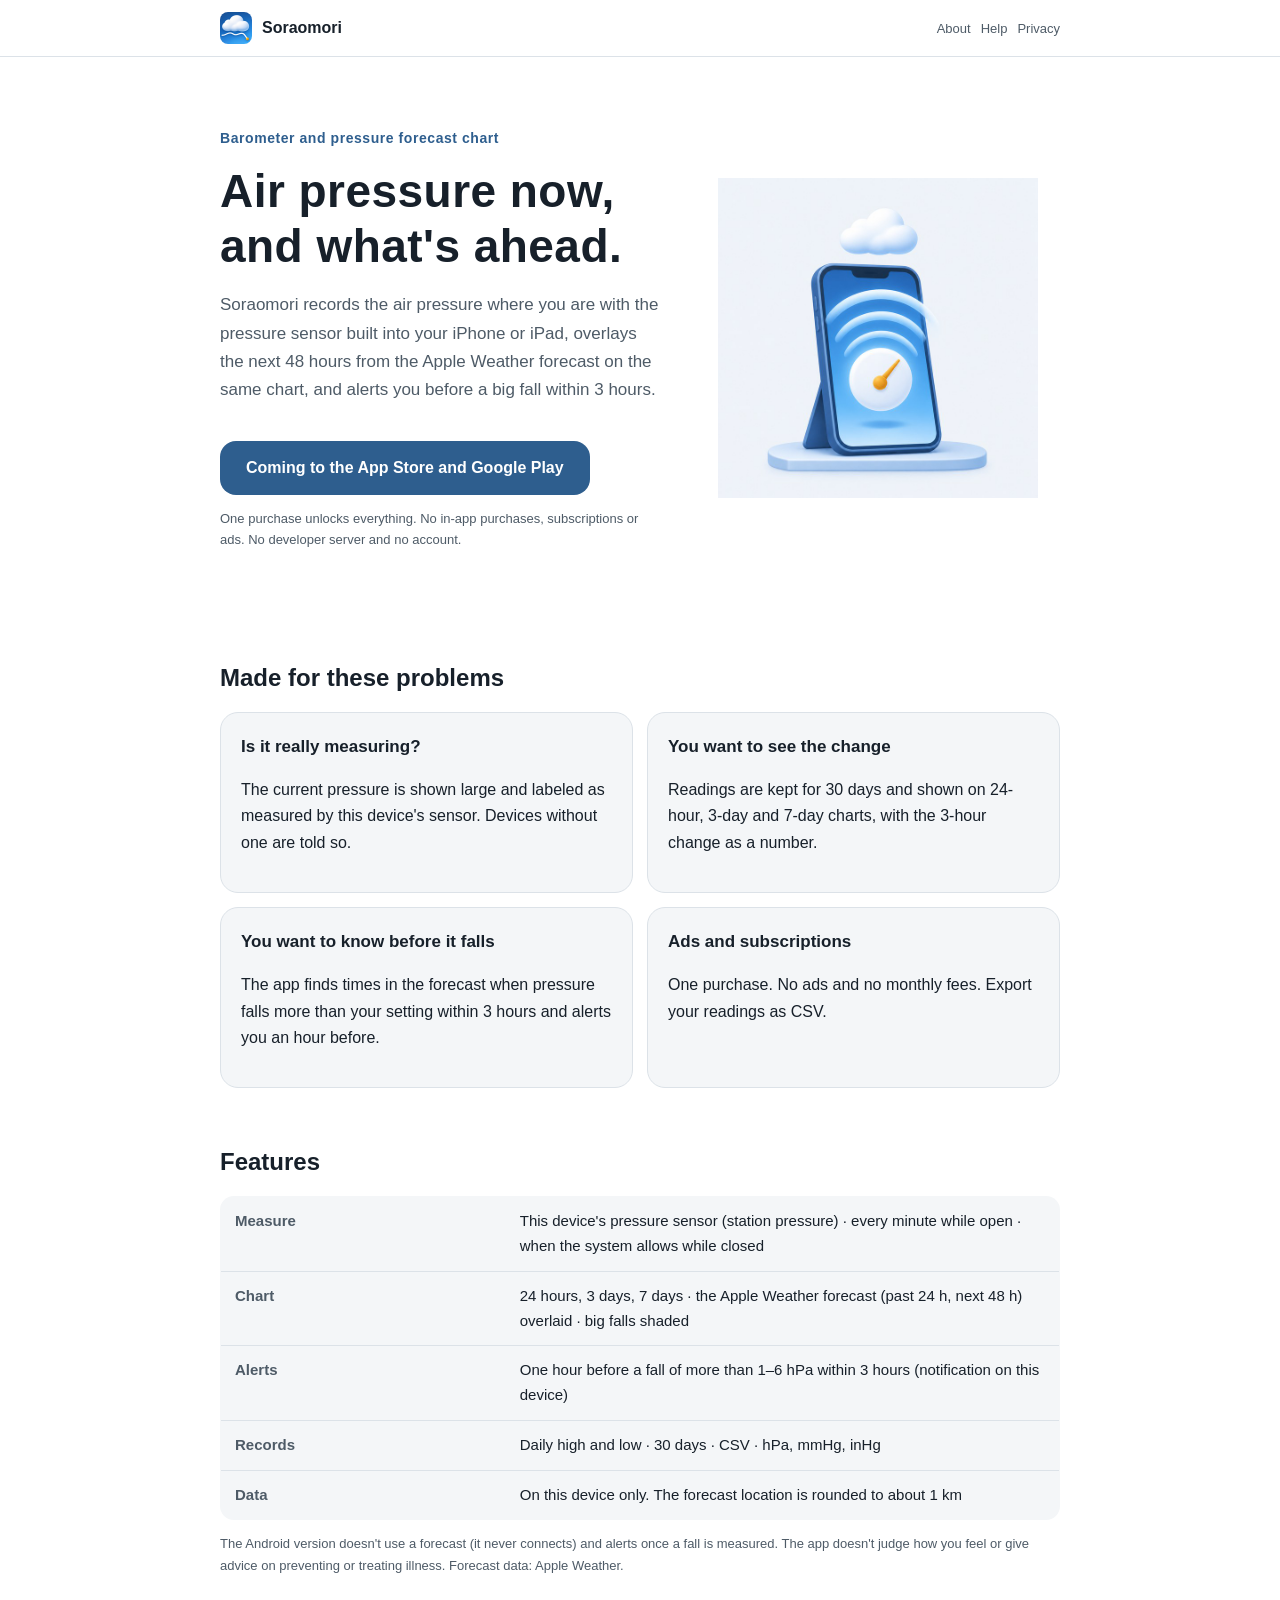
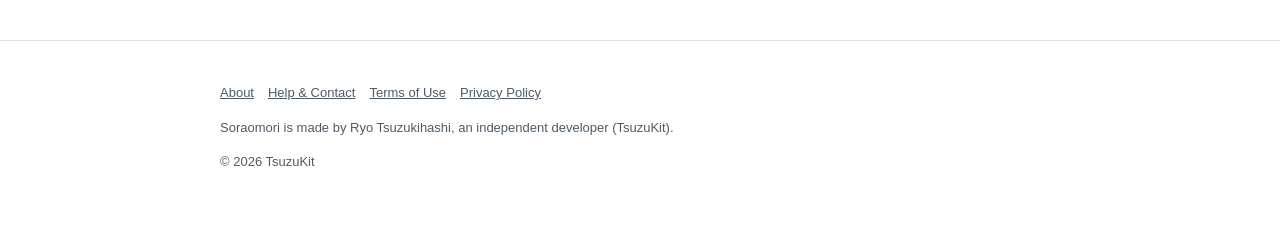
<file: index.html>
<!DOCTYPE html>
<html lang="ja" data-title-ja="そらおもり｜気圧計と気圧の予報グラフ" data-title-en="Soraomori | Barometer and pressure forecast chart">
<head>
<meta charset="UTF-8">
<meta name="viewport" content="width=device-width, initial-scale=1">
<script>(function(){var l=navigator.languages&&navigator.languages.length?navigator.languages:[navigator.language||"ja"],p="en";for(var i=0;i<l.length;i++){var c=String(l[i]).toLowerCase();if(c.indexOf("ja")===0){p="ja";break}if(c.indexOf("en")===0){p="en";break}}var d=document.documentElement;d.lang=p;var t=d.getAttribute("data-title-"+p);if(t){document.title=t}})();</script>
<title>そらおもり｜気圧計と気圧の予報グラフ</title>
<meta name="description" content="iPhone の気圧センサーで測った記録に、Apple の天気の48時間の予報を重ねて見られる気圧計アプリ。3時間で大きく下がる前に知らせる。買い切り・広告なし・サーバー不要。 / Record air pressure with your iPhone&#x27;s sensor, see the next 48 hours from Apple Weather on the same chart, and get alerted before a big fall. One purchase, no ads, no server.">
<meta property="og:title" content="そらおもり｜気圧計と気圧の予報グラフ">
<meta property="og:description" content="iPhone の気圧センサーで測った記録に、Apple の天気の48時間の予報を重ねて見られる気圧計アプリ。3時間で大きく下がる前に知らせる。買い切り・広告なし・サーバー不要。">
<meta property="og:type" content="website">
<meta property="og:url" content="https://soraomori.tsuzukit.com/">
<meta property="og:image" content="https://soraomori.tsuzukit.com/assets/og.jpg">
<link rel="icon" href="assets/icon.png">
<link rel="apple-touch-icon" href="assets/icon.png">
<link rel="stylesheet" href="style.css">
</head>
<body>
<div data-l="ja" lang="ja">
<header class="site"><div class="wrap">
<a class="brand" href="./"><img src="assets/icon.png" alt="" width="32" height="32">そらおもり</a>
<nav class="site"><a href="./">紹介</a><a href="support.html">使い方</a><a href="privacy.html">プライバシー</a></nav>
</div></header>
<main class="wrap">
<section class="hero">
<div>
<p class="eyebrow">気圧計と気圧の予報グラフ</p>
<h1>いまの気圧と、<br>これからの動き。</h1>
<p class="lead">iPhone・iPad に入っている気圧のセンサーで、いる場所の気圧を測って記録します。Apple の天気の予報から48時間の気圧の動きも同じグラフに重ねて、3時間で大きく下がる時間の前に知らせます。</p>
<a class="cta" href="#store" id="store">App Store・Google Play で配信予定</a>
<p class="note">買い切りで全部の機能が使え、アプリ内課金・サブスクリプション・広告はありません。開発者のサーバーもアカウントもありません。</p>
</div>
<img src="assets/hero.jpg" alt="スマートフォンから気圧計の針の印が浮かび上がるイラスト" width="360">
</section>

<h2>こんな困りごとのために</h2>
<div class="grid two">
<div class="card"><h3>端末で測っているのか分からない</h3><p>いまの気圧は、この端末のセンサーで測った値だと書いて大きく出します。センサーの無い端末では、そう書きます。</p></div>
<div class="card"><h3>変わり方が見たい</h3><p>測った記録を30日残し、24時間・3日・7日のグラフで見られます。3時間の変化も数字で出します。</p></div>
<div class="card"><h3>下がる前に知りたい</h3><p>予報から「3時間で決めた幅より大きく下がる」時間を見つけ、その1時間前に知らせます。</p></div>
<div class="card"><h3>広告と課金</h3><p>買い切り。広告も、月ごとの課金もありません。記録は CSV で書き出せます。</p></div>
</div>

<h2>できること</h2>
<table>
<tr><th>測る</th><td>この端末の気圧センサー（現地の気圧）・開いているあいだは1分ごと・閉じているあいだも端末が許すときに</td></tr>
<tr><th>グラフ</th><td>24時間・3日・7日・Apple の天気の予報（過去24時間と先48時間）を重ねる・大きく下がる時間に色の帯</td></tr>
<tr><th>知らせ</th><td>3時間で 1〜6 hPa より大きく下がる時間の1時間前（この端末の通知）</td></tr>
<tr><th>記録</th><td>日ごとの高い・低い・30日・CSV・hPa／mmHg／inHg</td></tr>
<tr><th>データ</th><td>端末の中だけ。予報を取る場所は約1kmに丸めて置く</td></tr>
</table>
<p class="note">Android 版は予報を使わず（通信しません）、測った値で下がったと分かったときに知らせます。体調の判断や、病気の予防・治療の助言はしません。予報のデータ: Apple 天気。</p>
</main>
<footer class="site"><div class="wrap">
<p><a href="./">紹介</a><a href="support.html">使い方とお問い合わせ</a><a href="terms.html">利用規約</a><a href="privacy.html">プライバシーポリシー</a></p>
<p>そらおもりは、個人開発者の續橋涼（TsuzuKit）が作っているアプリです。</p>
<p>© 2026 TsuzuKit</p>
</div></footer>
</div>
<div data-l="en" lang="en">
<header class="site"><div class="wrap">
<a class="brand" href="./"><img src="assets/icon.png" alt="" width="32" height="32">Soraomori</a>
<nav class="site"><a href="./">About</a><a href="support.html">Help</a><a href="privacy.html">Privacy</a></nav>
</div></header>
<main class="wrap">
<section class="hero">
<div>
<p class="eyebrow">Barometer and pressure forecast chart</p>
<h1>Air pressure now,<br>and what's ahead.</h1>
<p class="lead">Soraomori records the air pressure where you are with the pressure sensor built into your iPhone or iPad, overlays the next 48 hours from the Apple Weather forecast on the same chart, and alerts you before a big fall within 3 hours.</p>
<a class="cta" href="#store" id="store">Coming to the App Store and Google Play</a>
<p class="note">One purchase unlocks everything. No in-app purchases, subscriptions or ads. No developer server and no account.</p>
</div>
<img src="assets/hero.jpg" alt="Illustration of a barometer needle rising out of a phone" width="360">
</section>

<h2>Made for these problems</h2>
<div class="grid two">
<div class="card"><h3>Is it really measuring?</h3><p>The current pressure is shown large and labeled as measured by this device's sensor. Devices without one are told so.</p></div>
<div class="card"><h3>You want to see the change</h3><p>Readings are kept for 30 days and shown on 24-hour, 3-day and 7-day charts, with the 3-hour change as a number.</p></div>
<div class="card"><h3>You want to know before it falls</h3><p>The app finds times in the forecast when pressure falls more than your setting within 3 hours and alerts you an hour before.</p></div>
<div class="card"><h3>Ads and subscriptions</h3><p>One purchase. No ads and no monthly fees. Export your readings as CSV.</p></div>
</div>

<h2>Features</h2>
<table>
<tr><th>Measure</th><td>This device's pressure sensor (station pressure) · every minute while open · when the system allows while closed</td></tr>
<tr><th>Chart</th><td>24 hours, 3 days, 7 days · the Apple Weather forecast (past 24 h, next 48 h) overlaid · big falls shaded</td></tr>
<tr><th>Alerts</th><td>One hour before a fall of more than 1–6 hPa within 3 hours (notification on this device)</td></tr>
<tr><th>Records</th><td>Daily high and low · 30 days · CSV · hPa, mmHg, inHg</td></tr>
<tr><th>Data</th><td>On this device only. The forecast location is rounded to about 1 km</td></tr>
</table>
<p class="note">The Android version doesn't use a forecast (it never connects) and alerts once a fall is measured. The app doesn't judge how you feel or give advice on preventing or treating illness. Forecast data: Apple Weather.</p>
</main>
<footer class="site"><div class="wrap">
<p><a href="./">About</a><a href="support.html">Help & Contact</a><a href="terms.html">Terms of Use</a><a href="privacy.html">Privacy Policy</a></p>
<p>Soraomori is made by Ryo Tsuzukihashi, an independent developer (TsuzuKit).</p>
<p>© 2026 TsuzuKit</p>
</div></footer>
</div>
</body>
</html>
</file>
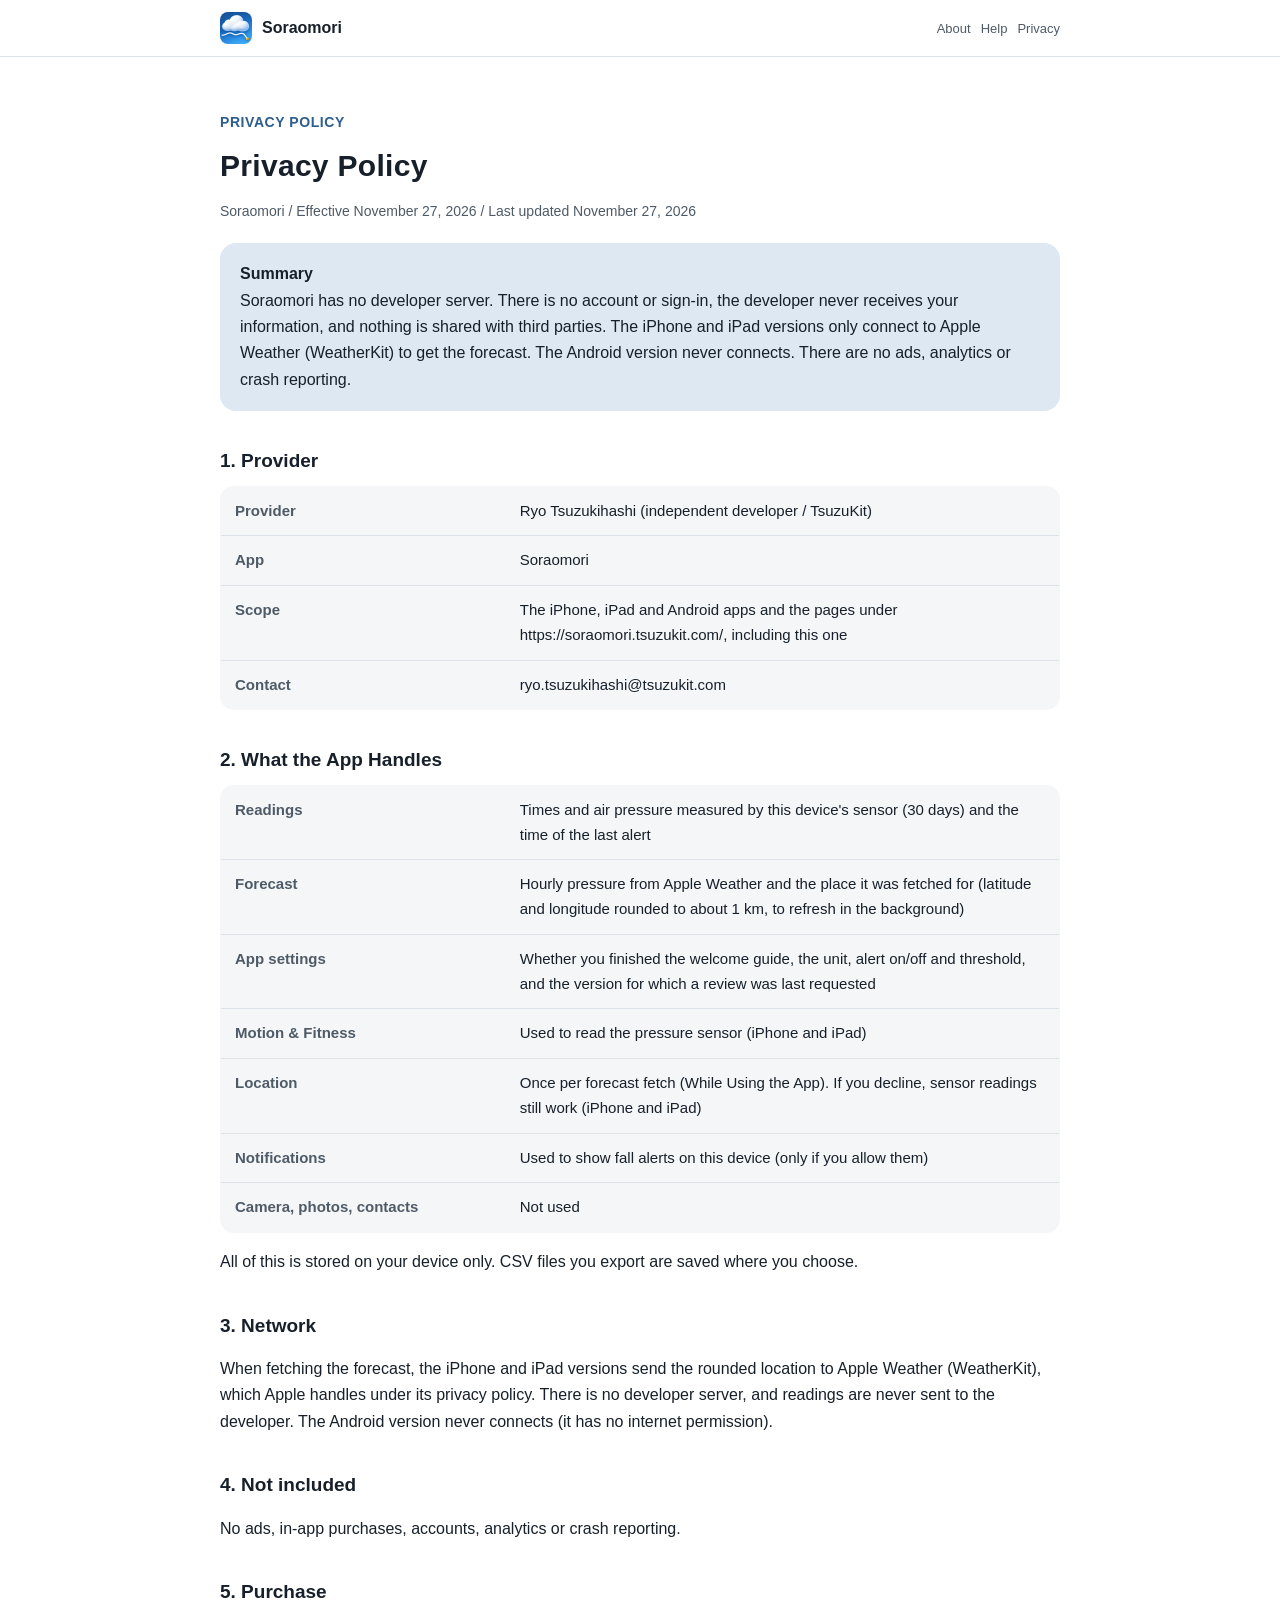
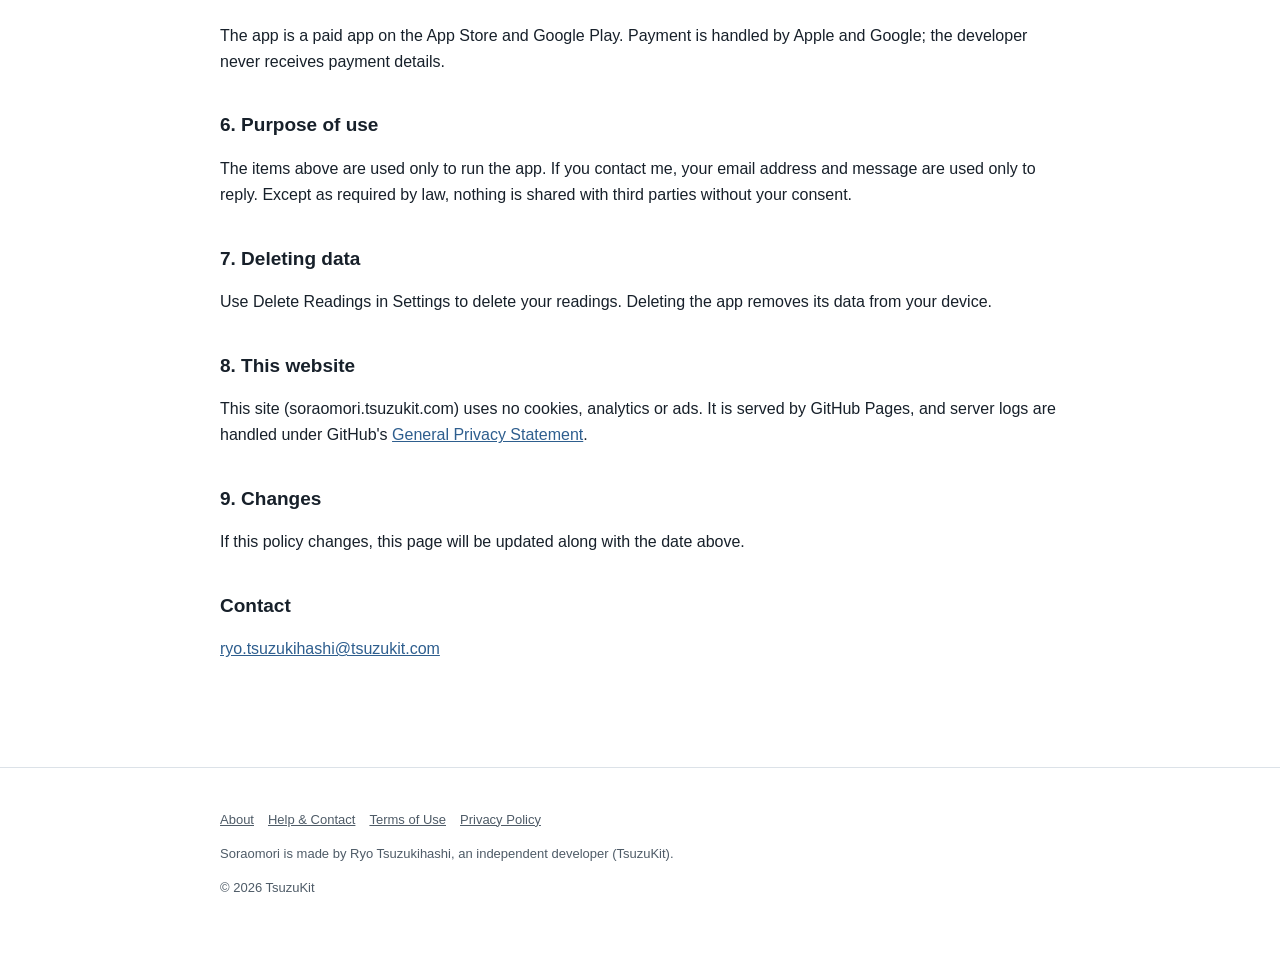
<file: privacy.html>
<!DOCTYPE html>
<html lang="ja" data-title-ja="プライバシーポリシー - そらおもり" data-title-en="Privacy Policy - Soraomori">
<head>
<meta charset="UTF-8">
<meta name="viewport" content="width=device-width, initial-scale=1">
<script>(function(){var l=navigator.languages&&navigator.languages.length?navigator.languages:[navigator.language||"ja"],p="en";for(var i=0;i<l.length;i++){var c=String(l[i]).toLowerCase();if(c.indexOf("ja")===0){p="ja";break}if(c.indexOf("en")===0){p="en";break}}var d=document.documentElement;d.lang=p;var t=d.getAttribute("data-title-"+p);if(t){document.title=t}})();</script>
<title>プライバシーポリシー - そらおもり</title>
<meta name="description" content="そらおもりのプライバシーポリシー。開発者は個人情報を集めません。 / Privacy Policy for Soraomori. The developer collects no personal information.">
<meta property="og:title" content="プライバシーポリシー - そらおもり">
<meta property="og:description" content="そらおもりのプライバシーポリシー。開発者は個人情報を集めません。">
<meta property="og:type" content="website">
<meta property="og:url" content="https://soraomori.tsuzukit.com/privacy.html">
<meta property="og:image" content="https://soraomori.tsuzukit.com/assets/og.jpg">
<link rel="icon" href="assets/icon.png">
<link rel="apple-touch-icon" href="assets/icon.png">
<link rel="stylesheet" href="style.css">
</head>
<body>
<div data-l="ja" lang="ja">
<header class="site"><div class="wrap">
<a class="brand" href="./"><img src="assets/icon.png" alt="" width="32" height="32">そらおもり</a>
<nav class="site"><a href="./">紹介</a><a href="support.html">使い方</a><a href="privacy.html">プライバシー</a></nav>
</div></header>
<main class="wrap">
<article class="doc">
<p class="eyebrow">PRIVACY POLICY</p>
<h1>プライバシーポリシー</h1>
<p class="meta">そらおもり／制定日 2026年11月27日／改定日 2026年11月27日</p>
<div class="summary"><strong>このポリシーの要旨</strong><br>そらおもりは、開発者のサーバーを持たないアプリです。アカウント登録やログインはなく、開発者があなたの情報を受け取ることはありません。第三者に渡すこともありません。iPhone・iPad 版がつなぐのは、予報を取るための Apple の天気（WeatherKit）へだけです。Android 版は通信しません。広告、分析ツール、クラッシュを報告する仕組みは入れていません。</div>
<h2>1. 提供者</h2>
<table>
<tr><th>提供者</th><td>續橋涼（個人開発者 / TsuzuKit）</td></tr>
<tr><th>アプリ名</th><td>そらおもり（英語名 Soraomori）</td></tr>
<tr><th>対象</th><td>iPhone・iPad・Android 向けアプリと、このページを含む https://soraomori.tsuzukit.com/ 配下のページ</td></tr>
<tr><th>連絡先</th><td>ryo.tsuzukihashi@tsuzukit.com</td></tr>
</table>
<h2>2. アプリが扱うもの</h2>
<table>
<tr><th>測った記録</th><td>この端末の気圧センサーで測った時刻と気圧（30日）・最後に知らせた時刻</td></tr>
<tr><th>予報</th><td>Apple の天気から取った1時間ごとの気圧と、取った場所（緯度・経度を約1kmに丸めたもの。裏で取り直すため）</td></tr>
<tr><th>アプリの設定</th><td>案内を終えたかどうか・単位・知らせのオンとオフと幅・レビューのお願いを出した版</td></tr>
<tr><th>モーションとフィットネス</th><td>気圧のセンサーを読むために使います（iPhone・iPad）</td></tr>
<tr><th>位置</th><td>予報を取るときに1回だけ（使用中のみ）。断っても、センサーの記録は使えます（iPhone・iPad）</td></tr>
<tr><th>通知</th><td>気圧が下がるときの知らせを、この端末に出すために使います（許したときだけ）</td></tr>
<tr><th>カメラ・写真・連絡先</th><td>使いません</td></tr>
</table>
<p>これらは端末の中だけに保存します。CSV で書き出したときのファイルは、あなたが選んだ場所に保存されます。</p>
<h2>3. 通信</h2>
<p>iPhone・iPad 版は、予報を取るときに、丸めた場所を Apple の天気（WeatherKit）へ送ります。Apple の扱いは Apple のプライバシーポリシーに沿います。開発者のサーバーはなく、測った記録が開発者に届くことはありません。Android 版は通信しません（インターネットの権限を持ちません）。</p>
<h2>4. 入れていないもの</h2>
<p>広告・アプリ内課金・アカウント登録・分析ツール・クラッシュの報告は入れていません。</p>
<h2>5. 購入</h2>
<p>本アプリは App Store と Google Play の有料アプリです。お支払いは Apple・Google が処理し、支払いの情報は開発者には届きません。</p>
<h2>6. 情報を使う目的</h2>
<p>上のものは、アプリを動かすためだけに使います。お問い合わせをいただいたときは、メールアドレスと内容をお返事のためだけに使います。法令にもとづく場合を除き、本人の同意なく第三者に渡すことはありません。</p>
<h2>7. 消したいとき</h2>
<p>設定の［記録を消す］で、測った記録を消せます。アプリを消すと、端末の中のデータは消えます。</p>
<h2>8. このウェブサイトについて</h2>
<p>このサイト（soraomori.tsuzukit.com）は、Cookie も、アクセスを計測する仕組みも、広告も使っていません。サイトは GitHub Pages で配信しており、配信の記録は GitHub の <a href="https://docs.github.com/ja/site-policy/privacy-policies/github-general-privacy-statement">プライバシーについての声明</a> に沿って扱われます。</p>
<h2>9. 改定</h2>
<p>このポリシーを変えるときは、このページを書きかえ、上の改定日を新しくします。</p>
<h2>お問い合わせ</h2>
<p><a href="mailto:ryo.tsuzukihashi@tsuzukit.com">ryo.tsuzukihashi@tsuzukit.com</a></p>
</article>
</main>
<footer class="site"><div class="wrap">
<p><a href="./">紹介</a><a href="support.html">使い方とお問い合わせ</a><a href="terms.html">利用規約</a><a href="privacy.html">プライバシーポリシー</a></p>
<p>そらおもりは、個人開発者の續橋涼（TsuzuKit）が作っているアプリです。</p>
<p>© 2026 TsuzuKit</p>
</div></footer>
</div>
<div data-l="en" lang="en">
<header class="site"><div class="wrap">
<a class="brand" href="./"><img src="assets/icon.png" alt="" width="32" height="32">Soraomori</a>
<nav class="site"><a href="./">About</a><a href="support.html">Help</a><a href="privacy.html">Privacy</a></nav>
</div></header>
<main class="wrap">
<article class="doc">
<p class="eyebrow">PRIVACY POLICY</p>
<h1>Privacy Policy</h1>
<p class="meta">Soraomori / Effective November 27, 2026 / Last updated November 27, 2026</p>
<div class="summary"><strong>Summary</strong><br>Soraomori has no developer server. There is no account or sign-in, the developer never receives your information, and nothing is shared with third parties. The iPhone and iPad versions only connect to Apple Weather (WeatherKit) to get the forecast. The Android version never connects. There are no ads, analytics or crash reporting.</div>
<h2>1. Provider</h2>
<table>
<tr><th>Provider</th><td>Ryo Tsuzukihashi (independent developer / TsuzuKit)</td></tr>
<tr><th>App</th><td>Soraomori</td></tr>
<tr><th>Scope</th><td>The iPhone, iPad and Android apps and the pages under https://soraomori.tsuzukit.com/, including this one</td></tr>
<tr><th>Contact</th><td>ryo.tsuzukihashi@tsuzukit.com</td></tr>
</table>
<h2>2. What the App Handles</h2>
<table>
<tr><th>Readings</th><td>Times and air pressure measured by this device's sensor (30 days) and the time of the last alert</td></tr>
<tr><th>Forecast</th><td>Hourly pressure from Apple Weather and the place it was fetched for (latitude and longitude rounded to about 1 km, to refresh in the background)</td></tr>
<tr><th>App settings</th><td>Whether you finished the welcome guide, the unit, alert on/off and threshold, and the version for which a review was last requested</td></tr>
<tr><th>Motion &amp; Fitness</th><td>Used to read the pressure sensor (iPhone and iPad)</td></tr>
<tr><th>Location</th><td>Once per forecast fetch (While Using the App). If you decline, sensor readings still work (iPhone and iPad)</td></tr>
<tr><th>Notifications</th><td>Used to show fall alerts on this device (only if you allow them)</td></tr>
<tr><th>Camera, photos, contacts</th><td>Not used</td></tr>
</table>
<p>All of this is stored on your device only. CSV files you export are saved where you choose.</p>
<h2>3. Network</h2>
<p>When fetching the forecast, the iPhone and iPad versions send the rounded location to Apple Weather (WeatherKit), which Apple handles under its privacy policy. There is no developer server, and readings are never sent to the developer. The Android version never connects (it has no internet permission).</p>
<h2>4. Not included</h2>
<p>No ads, in-app purchases, accounts, analytics or crash reporting.</p>
<h2>5. Purchase</h2>
<p>The app is a paid app on the App Store and Google Play. Payment is handled by Apple and Google; the developer never receives payment details.</p>
<h2>6. Purpose of use</h2>
<p>The items above are used only to run the app. If you contact me, your email address and message are used only to reply. Except as required by law, nothing is shared with third parties without your consent.</p>
<h2>7. Deleting data</h2>
<p>Use Delete Readings in Settings to delete your readings. Deleting the app removes its data from your device.</p>
<h2>8. This website</h2>
<p>This site (soraomori.tsuzukit.com) uses no cookies, analytics or ads. It is served by GitHub Pages, and server logs are handled under GitHub's <a href="https://docs.github.com/en/site-policy/privacy-policies/github-general-privacy-statement">General Privacy Statement</a>.</p>
<h2>9. Changes</h2>
<p>If this policy changes, this page will be updated along with the date above.</p>
<h2>Contact</h2>
<p><a href="mailto:ryo.tsuzukihashi@tsuzukit.com">ryo.tsuzukihashi@tsuzukit.com</a></p>
</article>
</main>
<footer class="site"><div class="wrap">
<p><a href="./">About</a><a href="support.html">Help & Contact</a><a href="terms.html">Terms of Use</a><a href="privacy.html">Privacy Policy</a></p>
<p>Soraomori is made by Ryo Tsuzukihashi, an independent developer (TsuzuKit).</p>
<p>© 2026 TsuzuKit</p>
</div></footer>
</div>
</body>
</html>
</file>
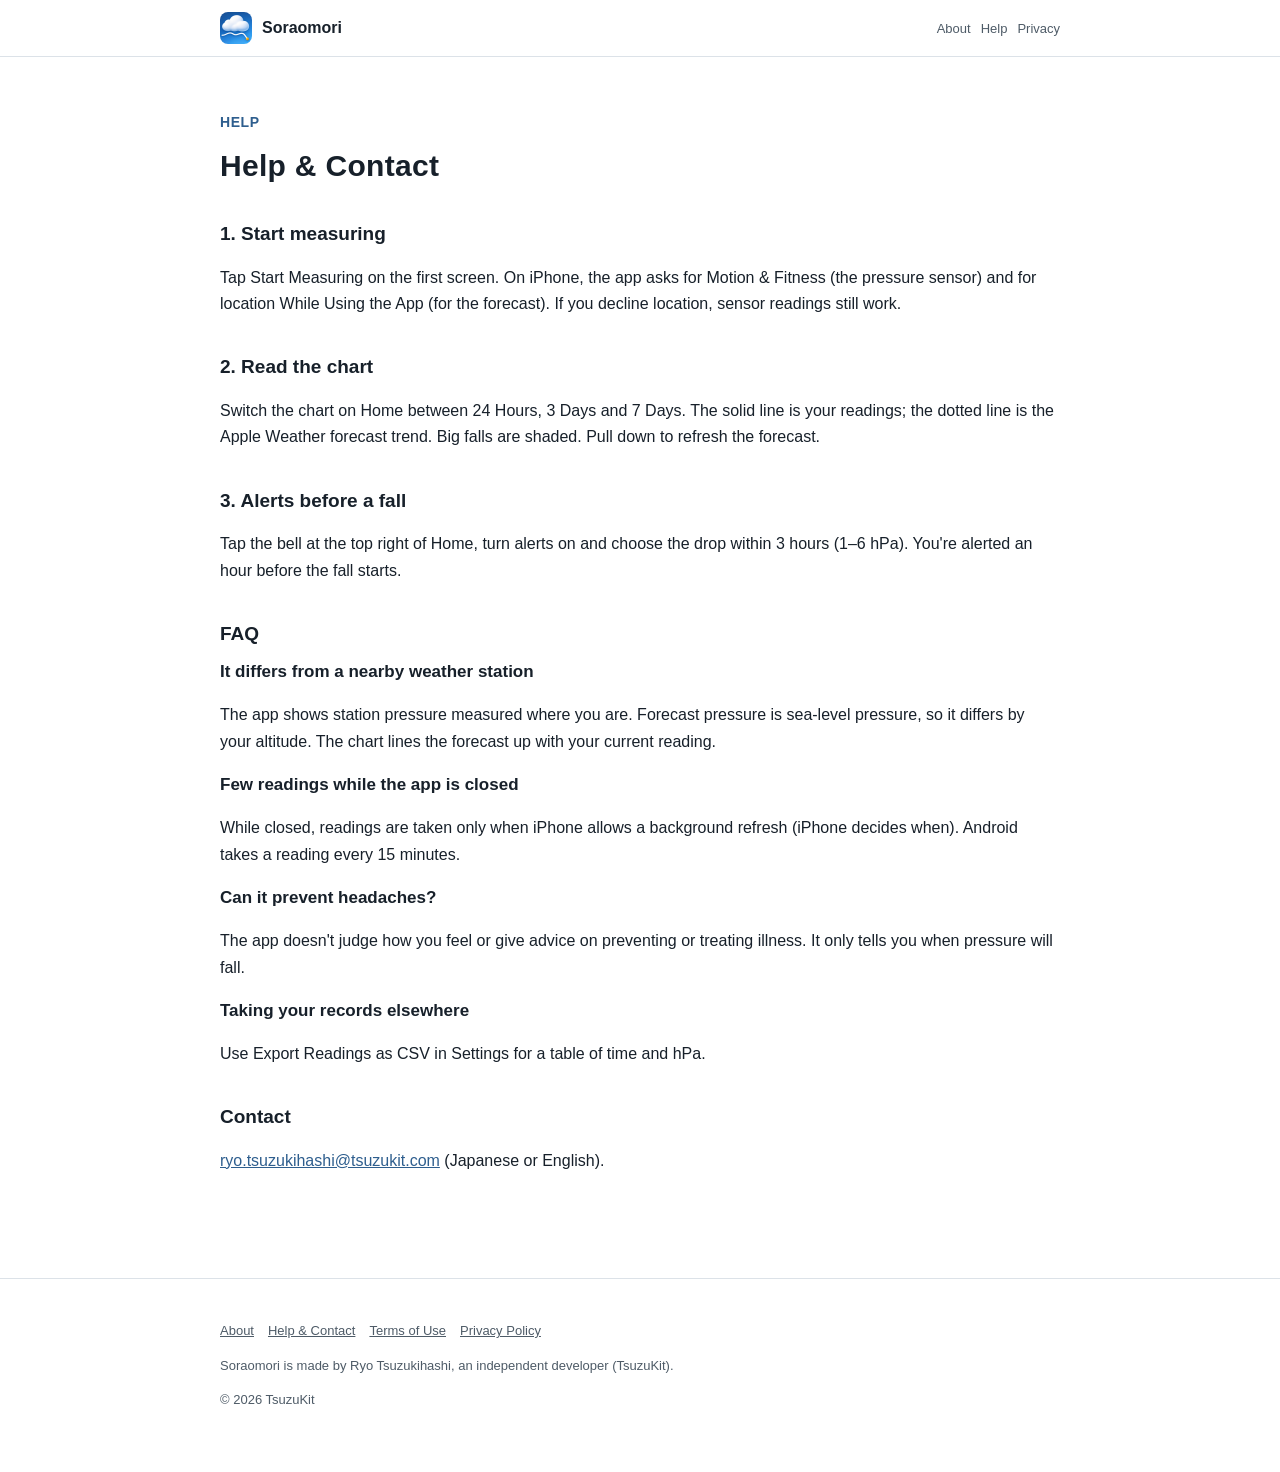
<file: support.html>
<!DOCTYPE html>
<html lang="ja" data-title-ja="使い方とお問い合わせ - そらおもり" data-title-en="Help &amp; Contact - Soraomori">
<head>
<meta charset="UTF-8">
<meta name="viewport" content="width=device-width, initial-scale=1">
<script>(function(){var l=navigator.languages&&navigator.languages.length?navigator.languages:[navigator.language||"ja"],p="en";for(var i=0;i<l.length;i++){var c=String(l[i]).toLowerCase();if(c.indexOf("ja")===0){p="ja";break}if(c.indexOf("en")===0){p="en";break}}var d=document.documentElement;d.lang=p;var t=d.getAttribute("data-title-"+p);if(t){document.title=t}})();</script>
<title>使い方とお問い合わせ - そらおもり</title>
<meta name="description" content="そらおもりの使い方（測りはじめる・グラフを見る・下がる前の知らせ）とよくあるご質問、お問い合わせ。 / How to use Soraomori (start measuring, read the chart, fall alerts), FAQ and contact.">
<meta property="og:title" content="使い方とお問い合わせ - そらおもり">
<meta property="og:description" content="そらおもりの使い方（測りはじめる・グラフを見る・下がる前の知らせ）とよくあるご質問、お問い合わせ。">
<meta property="og:type" content="website">
<meta property="og:url" content="https://soraomori.tsuzukit.com/support.html">
<meta property="og:image" content="https://soraomori.tsuzukit.com/assets/og.jpg">
<link rel="icon" href="assets/icon.png">
<link rel="apple-touch-icon" href="assets/icon.png">
<link rel="stylesheet" href="style.css">
</head>
<body>
<div data-l="ja" lang="ja">
<header class="site"><div class="wrap">
<a class="brand" href="./"><img src="assets/icon.png" alt="" width="32" height="32">そらおもり</a>
<nav class="site"><a href="./">紹介</a><a href="support.html">使い方</a><a href="privacy.html">プライバシー</a></nav>
</div></header>
<main class="wrap">
<article class="doc">
<p class="eyebrow">HELP</p>
<h1>使い方とお問い合わせ</h1>
<h2>1. 測りはじめる</h2>
<p>はじめての画面の［測りはじめる］を押します。iPhone では「モーションとフィットネス」（気圧のセンサー）と、予報のための位置（使用中のみ）を聞きます。位置を断っても、センサーの記録は使えます。</p>
<h2>2. グラフを見る</h2>
<p>ホームのグラフで、24時間・3日・7日を切りかえます。実線が測った記録、点線が Apple の天気の予報の動きです。大きく下がる時間は色の帯で出ます。下に引くと予報を取り直します。</p>
<h2>3. 下がる前の知らせ</h2>
<p>ホームの右上のベルから、知らせをオンにして、3時間で下がる幅（1〜6 hPa）を決めます。下がりはじめる1時間前に知らせます。</p>
<h2>よくあるご質問</h2>
<h3>近くの観測所の値と違う</h3>
<p>このアプリの数字は、いる場所で測った「現地の気圧」です。天気予報の気圧は「海面の気圧」なので、標高のぶん数字が違います。グラフでは予報を、いま測った値にそろえて重ねています。</p>
<h3>閉じているあいだの記録が少ない</h3>
<p>閉じているあいだに測るのは、iPhone が裏の更新を許すときだけです（いつ動くかは iPhone が決めます）。Android は15分ごとに測ります。</p>
<h3>頭痛を防げますか</h3>
<p>このアプリは体調の判断や、病気の予防・治療の助言はしません。気圧が下がる時間を知らせるだけです。</p>
<h3>記録を持ち出したい</h3>
<p>設定の［記録を CSV で書き出す］で、時刻と hPa の表にできます。</p>
<h2>お問い合わせ</h2>
<p><a href="mailto:ryo.tsuzukihashi@tsuzukit.com">ryo.tsuzukihashi@tsuzukit.com</a>（日本語・英語）。</p>
</article>
</main>
<footer class="site"><div class="wrap">
<p><a href="./">紹介</a><a href="support.html">使い方とお問い合わせ</a><a href="terms.html">利用規約</a><a href="privacy.html">プライバシーポリシー</a></p>
<p>そらおもりは、個人開発者の續橋涼（TsuzuKit）が作っているアプリです。</p>
<p>© 2026 TsuzuKit</p>
</div></footer>
</div>
<div data-l="en" lang="en">
<header class="site"><div class="wrap">
<a class="brand" href="./"><img src="assets/icon.png" alt="" width="32" height="32">Soraomori</a>
<nav class="site"><a href="./">About</a><a href="support.html">Help</a><a href="privacy.html">Privacy</a></nav>
</div></header>
<main class="wrap">
<article class="doc">
<p class="eyebrow">HELP</p>
<h1>Help &amp; Contact</h1>
<h2>1. Start measuring</h2>
<p>Tap Start Measuring on the first screen. On iPhone, the app asks for Motion &amp; Fitness (the pressure sensor) and for location While Using the App (for the forecast). If you decline location, sensor readings still work.</p>
<h2>2. Read the chart</h2>
<p>Switch the chart on Home between 24 Hours, 3 Days and 7 Days. The solid line is your readings; the dotted line is the Apple Weather forecast trend. Big falls are shaded. Pull down to refresh the forecast.</p>
<h2>3. Alerts before a fall</h2>
<p>Tap the bell at the top right of Home, turn alerts on and choose the drop within 3 hours (1–6 hPa). You're alerted an hour before the fall starts.</p>
<h2>FAQ</h2>
<h3>It differs from a nearby weather station</h3>
<p>The app shows station pressure measured where you are. Forecast pressure is sea-level pressure, so it differs by your altitude. The chart lines the forecast up with your current reading.</p>
<h3>Few readings while the app is closed</h3>
<p>While closed, readings are taken only when iPhone allows a background refresh (iPhone decides when). Android takes a reading every 15 minutes.</p>
<h3>Can it prevent headaches?</h3>
<p>The app doesn't judge how you feel or give advice on preventing or treating illness. It only tells you when pressure will fall.</p>
<h3>Taking your records elsewhere</h3>
<p>Use Export Readings as CSV in Settings for a table of time and hPa.</p>
<h2>Contact</h2>
<p><a href="mailto:ryo.tsuzukihashi@tsuzukit.com">ryo.tsuzukihashi@tsuzukit.com</a> (Japanese or English).</p>
</article>
</main>
<footer class="site"><div class="wrap">
<p><a href="./">About</a><a href="support.html">Help & Contact</a><a href="terms.html">Terms of Use</a><a href="privacy.html">Privacy Policy</a></p>
<p>Soraomori is made by Ryo Tsuzukihashi, an independent developer (TsuzuKit).</p>
<p>© 2026 TsuzuKit</p>
</div></footer>
</div>
</body>
</html>
</file>
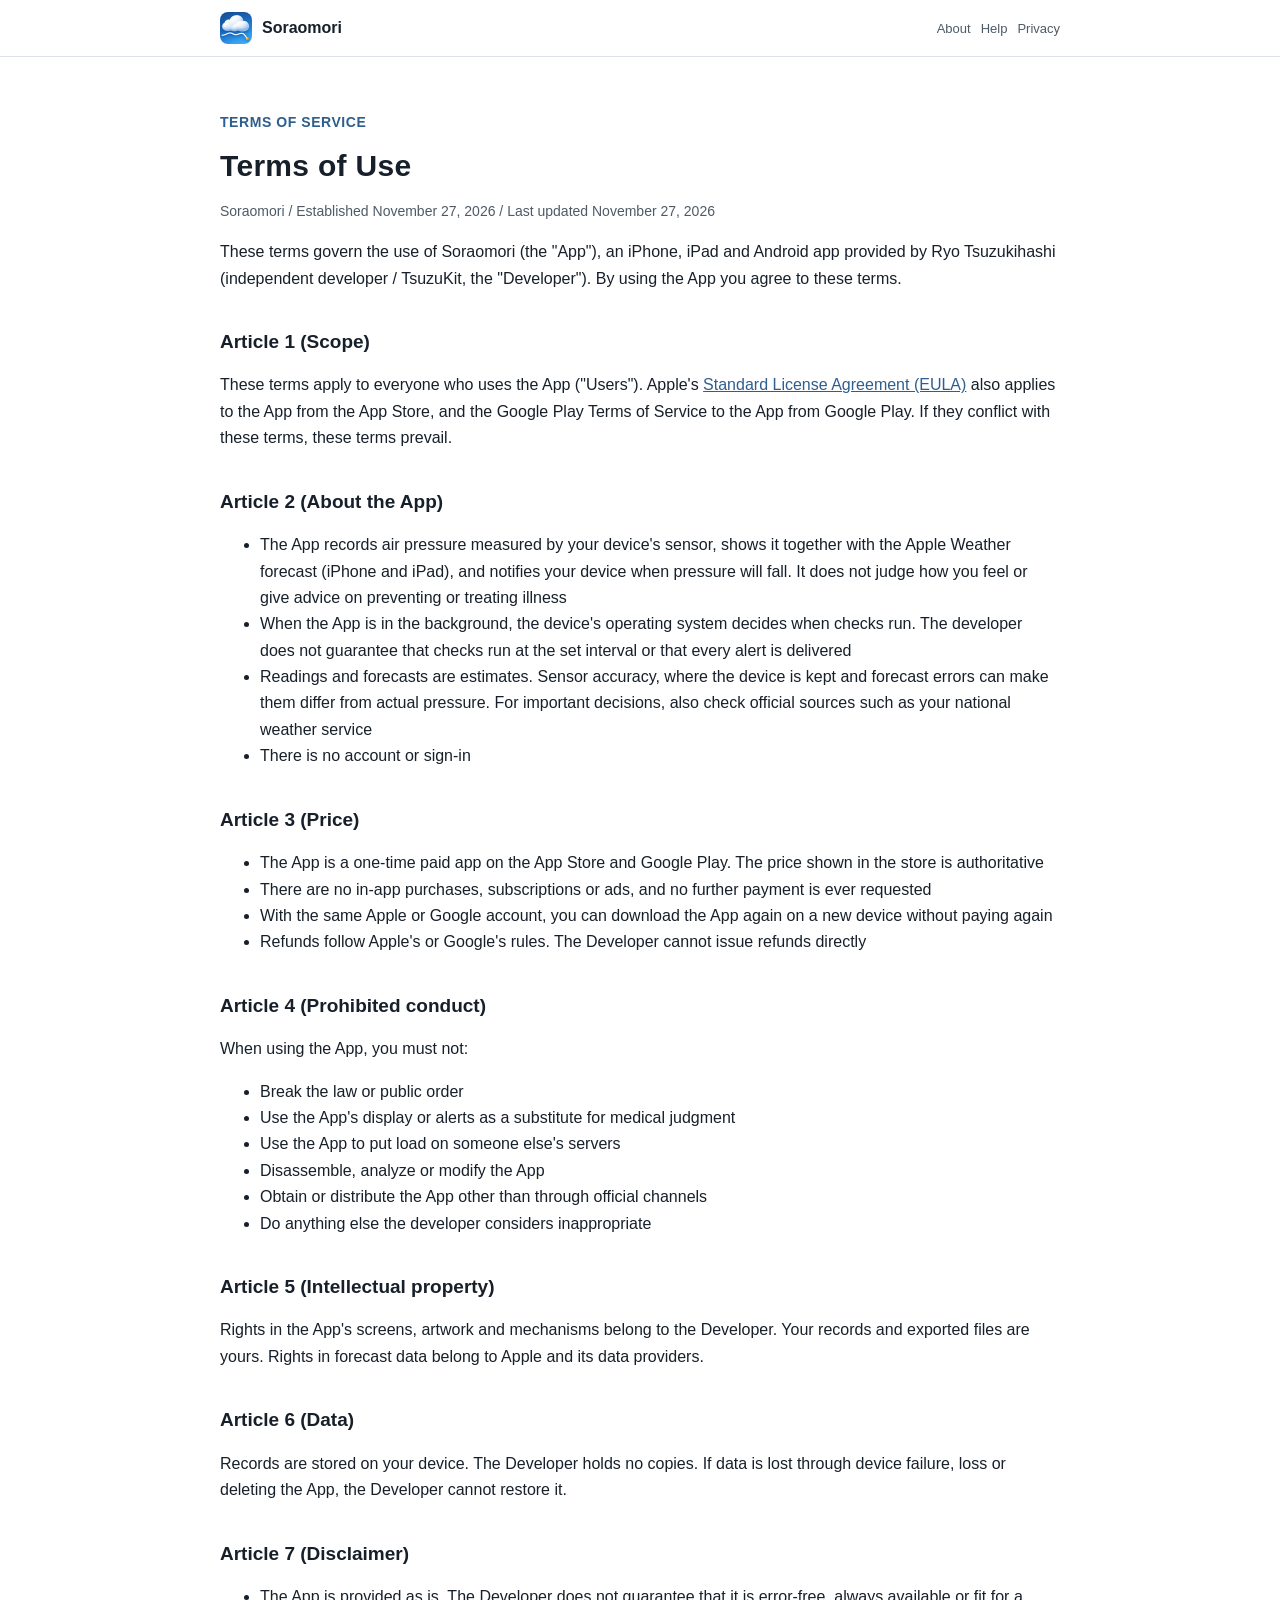
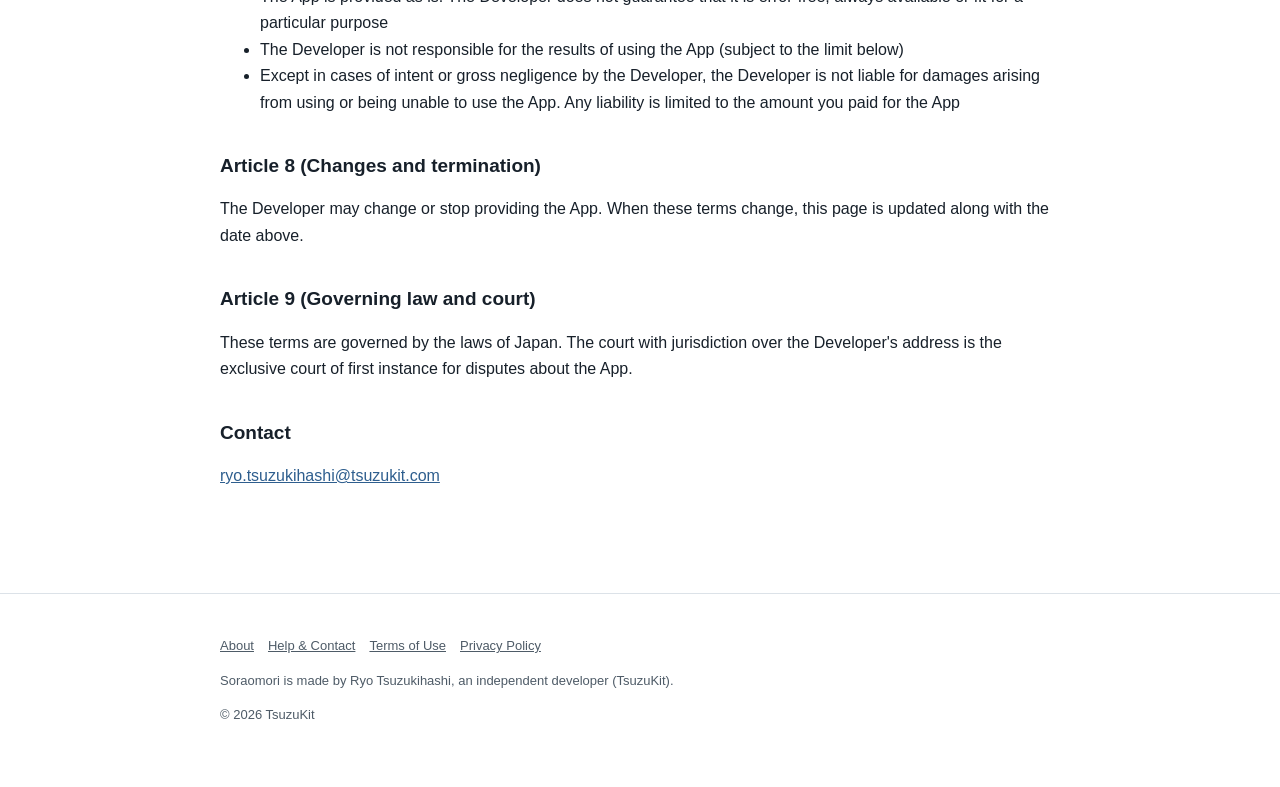
<file: terms.html>
<!DOCTYPE html>
<html lang="ja" data-title-ja="利用規約 - そらおもり" data-title-en="Terms of Use - Soraomori">
<head>
<meta charset="UTF-8">
<meta name="viewport" content="width=device-width, initial-scale=1">
<script>(function(){var l=navigator.languages&&navigator.languages.length?navigator.languages:[navigator.language||"ja"],p="en";for(var i=0;i<l.length;i++){var c=String(l[i]).toLowerCase();if(c.indexOf("ja")===0){p="ja";break}if(c.indexOf("en")===0){p="en";break}}var d=document.documentElement;d.lang=p;var t=d.getAttribute("data-title-"+p);if(t){document.title=t}})();</script>
<title>利用規約 - そらおもり</title>
<meta name="description" content="そらおもりの利用規約。 / Terms of Use for Soraomori.">
<meta property="og:title" content="利用規約 - そらおもり">
<meta property="og:description" content="そらおもりの利用規約。">
<meta property="og:type" content="website">
<meta property="og:url" content="https://soraomori.tsuzukit.com/terms.html">
<meta property="og:image" content="https://soraomori.tsuzukit.com/assets/og.jpg">
<link rel="icon" href="assets/icon.png">
<link rel="apple-touch-icon" href="assets/icon.png">
<link rel="stylesheet" href="style.css">
</head>
<body>
<div data-l="ja" lang="ja">
<header class="site"><div class="wrap">
<a class="brand" href="./"><img src="assets/icon.png" alt="" width="32" height="32">そらおもり</a>
<nav class="site"><a href="./">紹介</a><a href="support.html">使い方</a><a href="privacy.html">プライバシー</a></nav>
</div></header>
<main class="wrap">
<article class="doc">
<p class="eyebrow">TERMS OF SERVICE</p>
<h1>利用規約</h1>
<p class="meta">そらおもり／制定日 2026年11月27日／改定日 2026年11月27日</p>
<p>この規約は、續橋涼（個人開発者 / TsuzuKit。以下「開発者」）が提供する iPhone・iPad・Android アプリ「そらおもり」（以下「本アプリ」）を使うときの決まりです。本アプリを使った時点で、この規約に同意したものとします。</p>
<h2>第1条（適用）</h2>
<p>この規約は、本アプリを使うすべての方（以下「利用者」）に適用されます。App Store から入れた本アプリには、Apple が定める<a href="https://www.apple.com/legal/internet-services/itunes/dev/stdeula/">標準のライセンス契約（EULA）</a>も、Google Play から入れた本アプリには Google Play の利用規約も、あわせて適用されます。この規約とそれらが食い違うときは、この規約を優先します。</p>
<h2>第2条（本アプリについて）</h2>
<ul>
<li>本アプリは、端末の気圧センサーで測った気圧を記録し、Apple の天気の予報（iPhone・iPad 版）とあわせて見せ、気圧が下がる時間を利用者の端末へ知らせるための道具です。体調の判断や、病気の予防・治療の助言をするものではありません</li>
<li>アプリを裏に回したときに見に行く時刻は、端末の OS が決めます。決めた間隔で必ず見に行くこと、必ず知らせが届くことは保証しません</li>
<li>測った値と予報は目安です。センサーの精度・端末の置き場所・予報の外れにより、実際の気圧と違うことがあります。大事な判断は、気象庁などの公式の情報も確かめてください</li>
<li>アカウント登録やログインはありません</li>
</ul>
<h2>第3条（料金）</h2>
<ul>
<li>本アプリは、App Store・Google Play で購入する買い切りの有料アプリです。価格はストアに表示されるものが正です</li>
<li>アプリ内課金、サブスクリプション、広告はありません。購入したあとに追加の支払いを求めることはありません</li>
<li>同じ Apple アカウント・Google アカウントであれば、機種変更やアプリの入れ直しのときに、もう一度お支払いいただかずにダウンロードできます</li>
<li>返金は Apple・Google の規定に従います。開発者が直接返金することはできません</li>
</ul>
<h2>第4条（禁止事項）</h2>
<p>本アプリを使うとき、次のことをしてはいけません。</p>
<ul>
<li>法令や公序良俗に反すること</li>
<li>本アプリの表示や知らせを、医療の判断の代わりに使うこと</li>
<li>相手のサーバーに負担をかける目的で使うこと</li>
<li>本アプリを分解・解析・改変すること</li>
<li>本アプリを正規の方法以外で入手したり、配ったりすること</li>
<li>そのほか、開発者が不適切と判断すること</li>
</ul>
<h2>第5条（知的財産）</h2>
<p>本アプリの画面・絵・仕組みについての権利は、開発者にあります。利用者の記録と書き出したファイルは、利用者のものです。予報のデータの権利は Apple と、その提供元にあります。</p>
<h2>第6条（データ）</h2>
<p>記録は、利用者の端末に保存されます。開発者はそれを持っていません。端末の故障や紛失、アプリの削除などで消えても、開発者は元に戻すことができません。</p>
<h2>第7条（免責事項）</h2>
<ul>
<li>本アプリは、そのままの状態で提供します。開発者は、本アプリに誤りがないこと、いつでも使えること、特定の目的に合うことを保証しません</li>
<li>本アプリを使った結果について、開発者は責任を負いません（下の項の上限のとおり）</li>
<li>本アプリを使ったこと、または使えなかったことで利用者や周りの人に損害が生じても、開発者に故意または重大な過失がある場合を除き、開発者は責任を負いません。責任を負う場合も、利用者が本アプリに支払った金額を上限とします</li>
</ul>
<h2>第8条（変更と終了）</h2>
<p>開発者は、本アプリの内容を変えること、提供を終えることがあります。この規約を変えるときは、このページを書きかえ、上の改定日を新しくします。</p>
<h2>第9条（準拠法と裁判所）</h2>
<p>この規約は日本法に従います。本アプリについての争いは、開発者の住所地を管轄する裁判所を、第一審の専属的な合意管轄裁判所とします。</p>
<h2>お問い合わせ</h2>
<p><a href="mailto:ryo.tsuzukihashi@tsuzukit.com">ryo.tsuzukihashi@tsuzukit.com</a></p>
</article>
</main>
<footer class="site"><div class="wrap">
<p><a href="./">紹介</a><a href="support.html">使い方とお問い合わせ</a><a href="terms.html">利用規約</a><a href="privacy.html">プライバシーポリシー</a></p>
<p>そらおもりは、個人開発者の續橋涼（TsuzuKit）が作っているアプリです。</p>
<p>© 2026 TsuzuKit</p>
</div></footer>
</div>
<div data-l="en" lang="en">
<header class="site"><div class="wrap">
<a class="brand" href="./"><img src="assets/icon.png" alt="" width="32" height="32">Soraomori</a>
<nav class="site"><a href="./">About</a><a href="support.html">Help</a><a href="privacy.html">Privacy</a></nav>
</div></header>
<main class="wrap">
<article class="doc">
<p class="eyebrow">TERMS OF SERVICE</p>
<h1>Terms of Use</h1>
<p class="meta">Soraomori / Established November 27, 2026 / Last updated November 27, 2026</p>
<p>These terms govern the use of Soraomori (the "App"), an iPhone, iPad and Android app provided by Ryo Tsuzukihashi (independent developer / TsuzuKit, the "Developer"). By using the App you agree to these terms.</p>
<h2>Article 1 (Scope)</h2>
<p>These terms apply to everyone who uses the App ("Users"). Apple's <a href="https://www.apple.com/legal/internet-services/itunes/dev/stdeula/">Standard License Agreement (EULA)</a> also applies to the App from the App Store, and the Google Play Terms of Service to the App from Google Play. If they conflict with these terms, these terms prevail.</p>
<h2>Article 2 (About the App)</h2>
<ul>
<li>The App records air pressure measured by your device's sensor, shows it together with the Apple Weather forecast (iPhone and iPad), and notifies your device when pressure will fall. It does not judge how you feel or give advice on preventing or treating illness</li>
<li>When the App is in the background, the device's operating system decides when checks run. The developer does not guarantee that checks run at the set interval or that every alert is delivered</li>
<li>Readings and forecasts are estimates. Sensor accuracy, where the device is kept and forecast errors can make them differ from actual pressure. For important decisions, also check official sources such as your national weather service</li>
<li>There is no account or sign-in</li>
</ul>
<h2>Article 3 (Price)</h2>
<ul>
<li>The App is a one-time paid app on the App Store and Google Play. The price shown in the store is authoritative</li>
<li>There are no in-app purchases, subscriptions or ads, and no further payment is ever requested</li>
<li>With the same Apple or Google account, you can download the App again on a new device without paying again</li>
<li>Refunds follow Apple's or Google's rules. The Developer cannot issue refunds directly</li>
</ul>
<h2>Article 4 (Prohibited conduct)</h2>
<p>When using the App, you must not:</p>
<ul>
<li>Break the law or public order</li>
<li>Use the App's display or alerts as a substitute for medical judgment</li>
<li>Use the App to put load on someone else's servers</li>
<li>Disassemble, analyze or modify the App</li>
<li>Obtain or distribute the App other than through official channels</li>
<li>Do anything else the developer considers inappropriate</li>
</ul>
<h2>Article 5 (Intellectual property)</h2>
<p>Rights in the App's screens, artwork and mechanisms belong to the Developer. Your records and exported files are yours. Rights in forecast data belong to Apple and its data providers.</p>
<h2>Article 6 (Data)</h2>
<p>Records are stored on your device. The Developer holds no copies. If data is lost through device failure, loss or deleting the App, the Developer cannot restore it.</p>
<h2>Article 7 (Disclaimer)</h2>
<ul>
<li>The App is provided as is. The Developer does not guarantee that it is error-free, always available or fit for a particular purpose</li>
<li>The Developer is not responsible for the results of using the App (subject to the limit below)</li>
<li>Except in cases of intent or gross negligence by the Developer, the Developer is not liable for damages arising from using or being unable to use the App. Any liability is limited to the amount you paid for the App</li>
</ul>
<h2>Article 8 (Changes and termination)</h2>
<p>The Developer may change or stop providing the App. When these terms change, this page is updated along with the date above.</p>
<h2>Article 9 (Governing law and court)</h2>
<p>These terms are governed by the laws of Japan. The court with jurisdiction over the Developer's address is the exclusive court of first instance for disputes about the App.</p>
<h2>Contact</h2>
<p><a href="mailto:ryo.tsuzukihashi@tsuzukit.com">ryo.tsuzukihashi@tsuzukit.com</a></p>
</article>
</main>
<footer class="site"><div class="wrap">
<p><a href="./">About</a><a href="support.html">Help & Contact</a><a href="terms.html">Terms of Use</a><a href="privacy.html">Privacy Policy</a></p>
<p>Soraomori is made by Ryo Tsuzukihashi, an independent developer (TsuzuKit).</p>
<p>© 2026 TsuzuKit</p>
</div></footer>
</div>
</body>
</html>
</file>
<file: style.css>
/* とりだし — 白い地・墨の文字・朱の差し色（白の上で 4.5:1 以上） */
:root {
  --paper: #ffffff; --card: #f4f6f8; --ink: #17202a; --sub: #4e5b67; --line: #dce2e8;
  --vermilion: #2e5e8e; --vermilion-soft: #dde8f3; --navy: #2e5e8e; --correct: #2e7d4f;
}
@media (prefers-color-scheme: dark) {
  :root { --paper: #0f141a; --card: #18202a; --ink: #e8eef4; --sub: #aab6c2; --line: #28323d;
    --vermilion: #9cc3ea; --vermilion-soft: #1d3247; --navy: #9cc3ea; --correct: #8fd8a8; }
}
* { box-sizing: border-box; }
html { -webkit-text-size-adjust: 100%; }
body { margin: 0; background: var(--paper); color: var(--ink); line-height: 1.8;
  font-family: -apple-system, BlinkMacSystemFont, "Hiragino Sans", "Hiragino Kaku Gothic ProN", "Noto Sans JP", sans-serif; }
a { color: var(--navy); }
.wrap { max-width: 880px; margin: 0 auto; padding: 0 20px; }
header.site { border-bottom: 1px solid var(--line); background: var(--paper); position: sticky; top: 0; z-index: 5; }
header.site .wrap { display: flex; align-items: center; gap: 16px; min-height: 56px; }
.brand { display: flex; align-items: center; gap: 10px; font-weight: 800; text-decoration: none; color: var(--ink); margin-right: auto; }
.brand img { width: 32px; height: 32px; border-radius: 8px; }
nav.site a { font-size: 14px; text-decoration: none; color: var(--sub); margin-left: 14px; white-space: nowrap; }
nav.site a:hover { color: var(--ink); }
.hero { padding: 56px 0 40px; display: grid; gap: 32px; align-items: center; }
@media (min-width: 760px) { .hero { grid-template-columns: 1.1fr 0.9fr; } }
.eyebrow { color: var(--vermilion); font-weight: 700; font-size: 14px; letter-spacing: 0.04em; }
h1 { font-size: clamp(30px, 6vw, 46px); line-height: 1.35; margin: 8px 0 16px; letter-spacing: 0.01em; }
h2 { font-size: 24px; margin: 56px 0 16px; line-height: 1.5; }
h3 { font-size: 17px; margin: 0 0 6px; }
.lead { font-size: 17px; color: var(--sub); }
.cta { display: inline-block; margin-top: 20px; background: var(--vermilion); color: #ffffff; font-weight: 700; text-decoration: none;
  padding: 14px 26px; border-radius: 16px; }
.note { font-size: 13px; color: var(--sub); }
.hero img { width: 100%; max-width: 320px; height: auto; justify-self: center; }
.grid { display: grid; gap: 14px; }
@media (min-width: 700px) { .grid.two { grid-template-columns: 1fr 1fr; } .grid.three { grid-template-columns: repeat(3, 1fr); } }
.card { background: var(--card); border: 1px solid var(--line); border-radius: 18px; padding: 20px; }
.card.em { background: var(--vermilion-soft); border-color: transparent; }
.steps { counter-reset: step; }
.steps .card { position: relative; padding-left: 62px; }
.steps .card::before { counter-increment: step; content: counter(step); position: absolute; left: 18px; top: 18px; width: 32px; height: 32px;
  border-radius: 50%; border: 2.5px solid var(--vermilion); color: var(--vermilion); font-weight: 800; display: grid; place-items: center; }
table { width: 100%; border-collapse: collapse; background: var(--card); border: 1px solid var(--line); border-radius: 14px; overflow: hidden; }
th, td { text-align: left; padding: 12px 14px; border-bottom: 1px solid var(--line); vertical-align: top; font-size: 15px; }
th { width: 34%; color: var(--sub); font-weight: 600; }
tr:last-child th, tr:last-child td { border-bottom: none; }
.doc { padding: 40px 0 24px; }
.doc h1 { font-size: 30px; }
.doc h2 { font-size: 19px; margin: 36px 0 10px; }
.doc .meta { color: var(--sub); font-size: 14px; }
.doc .summary { background: var(--vermilion-soft); border-radius: 16px; padding: 18px 20px; margin: 20px 0; }
details { background: var(--card); border: 1px solid var(--line); border-radius: 14px; padding: 14px 18px; }
details + details { margin-top: 10px; }
summary { font-weight: 700; cursor: pointer; }
footer.site { border-top: 1px solid var(--line); margin-top: 64px; padding: 28px 0 48px; color: var(--sub); font-size: 13px; }
footer.site a { color: var(--sub); margin-right: 14px; }
.qid { font-family: ui-monospace, SFMono-Regular, Menlo, monospace; background: var(--card); border: 1px solid var(--line);
  border-radius: 8px; padding: 2px 8px; }
/* 端末の言語に合うほうだけ見せる（build.py が両方を1ページに入れる） */
html[lang="ja"] [data-l="en"], html[lang="en"] [data-l="ja"] { display: none; }
[lang="en"] { line-height: 1.65; }
[lang="en"] h1 { line-height: 1.2; }
[lang="en"] nav.site a { font-size: 13px; margin-left: 10px; }
@media (max-width: 480px) { nav.site a { font-size: 12px; margin-left: 8px; } header.site .wrap { gap: 4px; } .brand { gap: 7px; font-size: 15px; } }
.brand { white-space: nowrap; flex-shrink: 0; }
/* 幅の狭い画面では、上の帯の「紹介」を出さない（左のアプリ名が同じ行き先） */
@media (max-width: 480px) { nav.site a:first-child { display: none; } }
@media (prefers-color-scheme: dark) { .cta { color: #101a2c; } }
</file>
